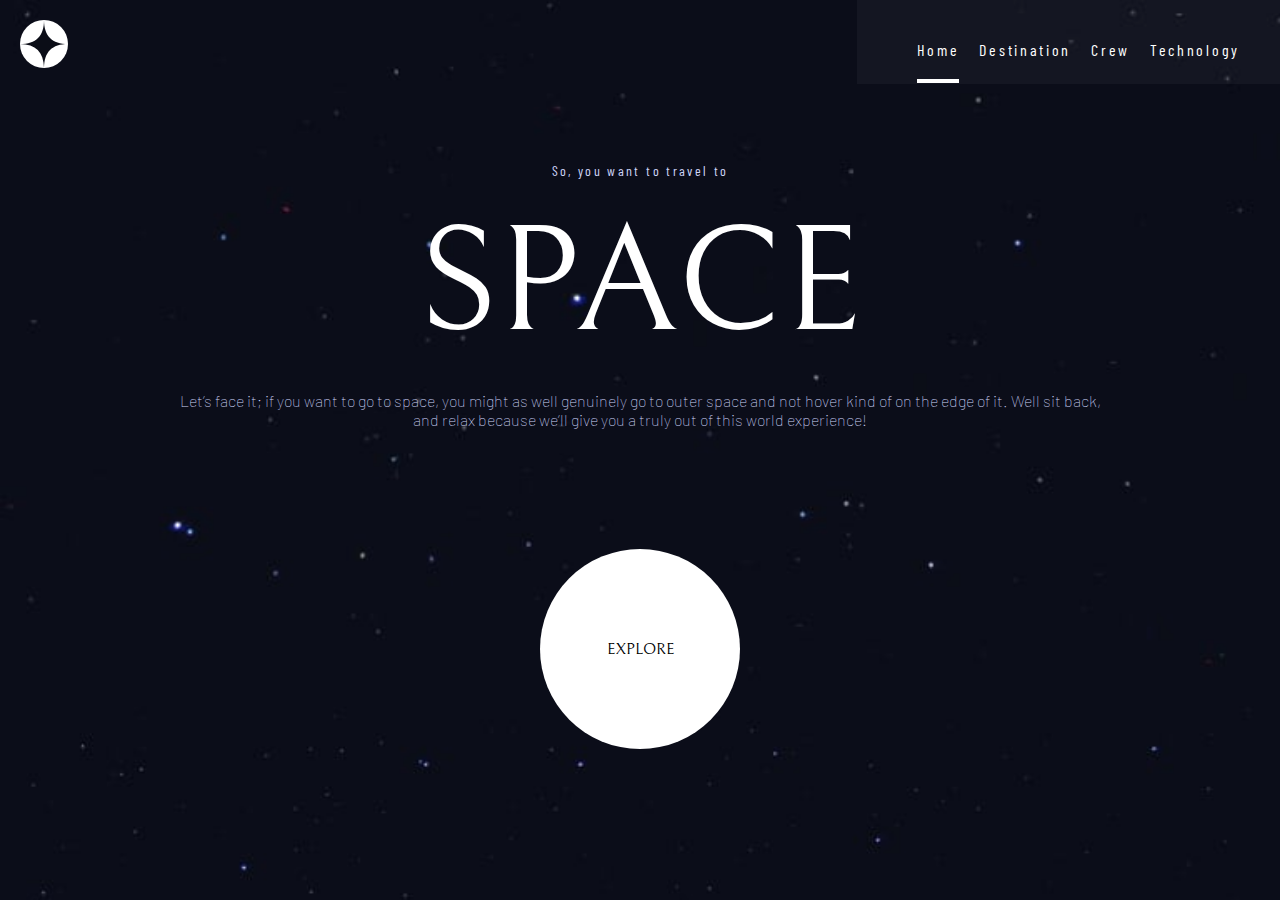
<file: index.html>
<!DOCTYPE html>
<html lang="en">
  <head>
    <meta charset="UTF-8" />
    <meta name="viewport" content="width=device-width, initial-scale=1.0" />

    <link
      rel="icon"
      type="image/png"
      sizes="32x32"
      href="./assets/favicon-32x32.png"
    />

    <title>Home</title>
    <link rel="stylesheet" href="styles/base.css" />
    <link rel="stylesheet" href="styles/home.css" />
  </head>
  <body>
    <header class="container">
      <nav>
        <a href="index.html">
          <svg xmlns="http://www.w3.org/2000/svg" width="48" height="48">
            <g fill="none" fill-rule="evenodd">
              <circle cx="24" cy="24" r="24" fill="#FFF" />
              <path
                fill="#0B0D17"
                d="M24 0c0 16-8 24-24 24 15.718.114 23.718 8.114 24 24 0-16 8-24 24-24-16 0-24-8-24-24z"
              />
            </g>
          </svg>
        </a>

        <div class="line mobile-hide tablet-hide"></div>

        <svg
          class="ham-icon desctop-hide tablet-hide"
          id="ham-ico"
          xmlns="http://www.w3.org/2000/svg"
          width="24"
          height="21"
        >
          <g fill="#D0D6F9" fill-rule="evenodd">
            <path d="M0 0h24v3H0zM0 9h24v3H0zM0 18h24v3H0z" />
          </g>
        </svg>

        <div class="nav-links desctop-hide tablet-hide" id="nav-links">
          <svg
            id="close"
            class="close tablet-hide desctop-hide"
            xmlns="http://www.w3.org/2000/svg"
            width="20"
            height="21"
          >
            <g fill="#D0D6F9" fill-rule="evenodd">
              <path d="M2.575.954l16.97 16.97-2.12 2.122L.455 3.076z" />
              <path d="M.454 17.925L17.424.955l2.122 2.12-16.97 16.97z" />
            </g>
          </svg>

          <ul>
            <li><a href="index.html" class="active" >00 Home</a></li>
            <li><a href="destination-moon.html" >01 Destination</a></li>
            <li><a href="crew-commander.html" >02 Crew</a></li>
            <li><a href="technology-vehicle.html" >03 Technology</a></li>
          </ul>
        </div>

        <ul class="mobile-hide tablet-hide desctop-links">
          <li><a href="index.html" class="active">00 Home</a></li>
          <li><a href="destination-moon.html">01 Destination</a></li>
          <li><a href="crew-commander.html">02 Crew</a></li>
          <li><a href="technology-vehicle.html">03 Technology</a></li>
        </ul>

        <ul class="mobile-hide desctop-hide links">
          <li><a href="index.html" class="active">Home</a></li>
          <li><a href="destination-moon.html">Destination</a></li>
          <li><a href="crew-commander.html">Crew</a></li>
          <li><a href="technology-vehicle.html">Technology</a></li>
        </ul>
      </nav>
    </header>

    <section class="body container">
      <div>
        <span class="subheading-2" style="color: #d0d6f9"
          >So, you want to travel to</span
        >

        <h1>SPACE</h1>

        <p style="color: #d0d6f9; font-weight: 100">
          Let’s face it; if you want to go to space, you might as well genuinely
          go to outer space and not hover kind of on the edge of it. Well sit
          back, and relax because we’ll give you a truly out of this world
          experience!
        </p>
      </div>

      <a href="destination-moon.html" class="explore"> EXPLORE </a>
    </section>

    <script src="./scripts/navToggle.js"></script>
  </body>
</html>
</file>
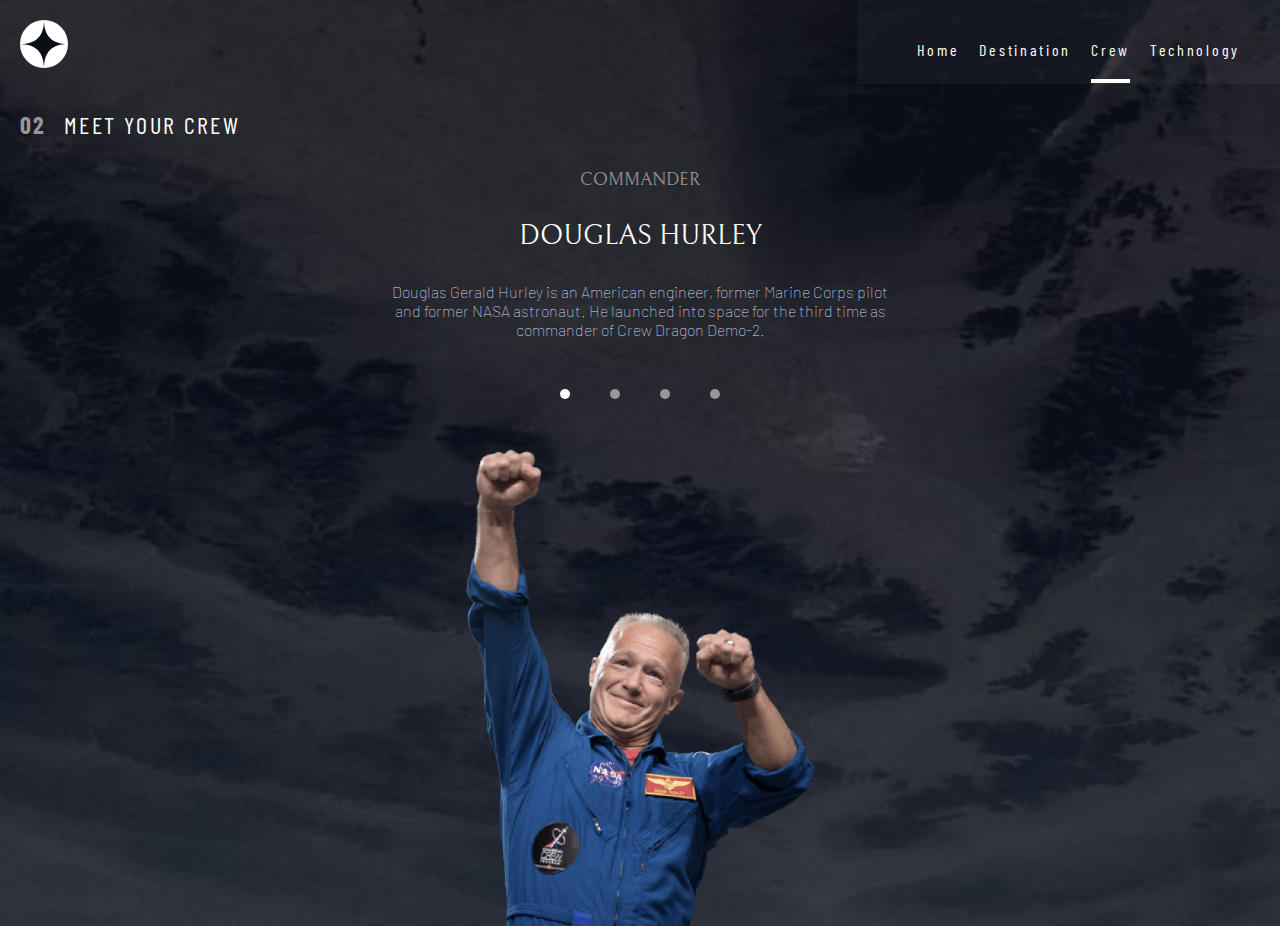
<file: crew-commander.html>
<!DOCTYPE html>
<html lang="en">
  <head>
    <meta charset="UTF-8" />
    <meta name="viewport" content="width=device-width, initial-scale=1.0" />

    <link
      rel="icon"
      type="image/png"
      sizes="32x32"
      href="./assets/favicon-32x32.png"
    />

    <title>Crew</title>
    <link rel="stylesheet" href="styles/base.css" />
    <link rel="stylesheet" href="styles/crew.css" />
  </head>
  <body>
    <header class="container">
      <nav>
        <a href="index.html">
          <svg xmlns="http://www.w3.org/2000/svg" width="48" height="48">
            <g fill="none" fill-rule="evenodd">
              <circle cx="24" cy="24" r="24" fill="#FFF" />
              <path
                fill="#0B0D17"
                d="M24 0c0 16-8 24-24 24 15.718.114 23.718 8.114 24 24 0-16 8-24 24-24-16 0-24-8-24-24z"
              />
            </g>
          </svg>
        </a>

        <div class="line mobile-hide tablet-hide"></div>

        <svg
          class="ham-icon desctop-hide tablet-hide"
          id="ham-ico"
          xmlns="http://www.w3.org/2000/svg"
          width="24"
          height="21"
        >
          <g fill="#D0D6F9" fill-rule="evenodd">
            <path d="M0 0h24v3H0zM0 9h24v3H0zM0 18h24v3H0z" />
          </g>
        </svg>

        <div class="nav-links desctop-hide tablet-hide" id="nav-links">
          <svg
            id="close"
            class="close tablet-hide desctop-hide"
            xmlns="http://www.w3.org/2000/svg"
            width="20"
            height="21"
          >
            <g fill="#D0D6F9" fill-rule="evenodd">
              <path d="M2.575.954l16.97 16.97-2.12 2.122L.455 3.076z" />
              <path d="M.454 17.925L17.424.955l2.122 2.12-16.97 16.97z" />
            </g>
          </svg>

          <ul>
            <li><a href="index.html">00 Home</a></li>
            <li>
              <a href="destination-moon.html">01 Destination</a>
            </li>
            <li><a href="crew-commander.html" class="active">02 Crew</a></li>
            <li><a href="technology-vehicle.html">03 Technology</a></li>
          </ul>
        </div>

        <ul class="mobile-hide tablet-hide desctop-links">
          <li><a href="index.html">00 Home</a></li>
          <li>
            <a href="destination-moon.html">01 Destination</a>
          </li>
          <li><a href="crew-commander.html" class="active">02 Crew</a></li>
          <li><a href="technology-vehicle.html">03 Technology</a></li>
        </ul>

        <ul class="mobile-hide desctop-hide links">
          <li><a href="index.html">Home</a></li>
          <li>
            <a href="destination-moon.html">Destination</a>
          </li>
          <li><a href="crew-commander.html" class="active">Crew</a></li>
          <li><a href="technology-vehicle.html">Technology</a></li>
        </ul>
      </nav>
    </header>

    <section class="mobile-section">
      <span class="subheading-2"><b>02</b> Meet your crew</span>
      <img id="img" src="./assets/crew/image-douglas-hurley.png" alt="Douglas-hurley" />
      <hr />
      <div class="sliders">
        <div class="slider slider-active" id="slider-1"></div>
          <div class="slider" id="slider-2"></div>
          <div class="slider" id="slider-3"></div>
          <div class="slider" id="slider-4"></div>
      </div>
      <h4 id="role">Commander</h4>
      <span id="name" class="subheading-1">Douglas Hurley</span>
      <p id="desc">
        Douglas Gerald Hurley is an American engineer, former Marine Corps pilot
        and former NASA astronaut. He launched into space for the third time as
        commander of Crew Dragon Demo-2.
      </p>
    </section>

    <section class="tablet-section">
      <span class="subheading-2"><b>02</b> Meet your crew</span>
      <div class="detail">
        <h4 id="role">Commander</h4>
        <span id="name" class="subheading-1">Douglas Hurley</span>
        <p id="desc">
          Douglas Gerald Hurley is an American engineer, former Marine Corps
          pilot and former NASA astronaut. He launched into space for the third
          time as commander of Crew Dragon Demo-2.
        </p>
        <div class="sliders">
          <div class="slider slider-active" id="slider-1"></div>
          <div class="slider" id="slider-2"></div>
          <div class="slider" id="slider-3"></div>
          <div class="slider" id="slider-4"></div>
        </div>
        <img
          id="img"
          src="./assets/crew/image-douglas-hurley.png"
          alt="Douglas-hurley"
        />
      </div>
    </section>

    <section class="desktop-section">
      <div class="details">
        <span class="subheading-2"><b>02</b> Meet your crew</span>
        <div>
          <h4 id="role">Commander</h4>
          <span id="name" class="subheading-1">Douglas Hurley</span>
          <p id="desc">
            Douglas Gerald Hurley is an American engineer, former Marine Corps
            pilot and former NASA astronaut. He launched into space for the third
            time as commander of Crew Dragon Demo-2.
          </p>
        </div>
        <div class="sliders">
          <div class="slider slider-active" id="slider-1"></div>
          <div class="slider" id="slider-2"></div>
          <div class="slider" id="slider-3"></div>
          <div class="slider" id="slider-4"></div>
        </div>
      </div>
      <img id="img" src="./assets/crew/image-douglas-hurley.png" alt="Douglas-hurley" />
    </section>

    <script src="./scripts/navToggle.js"></script>
    <script src="./scripts/crew.js"></script>
  </body>
</html>
</file>
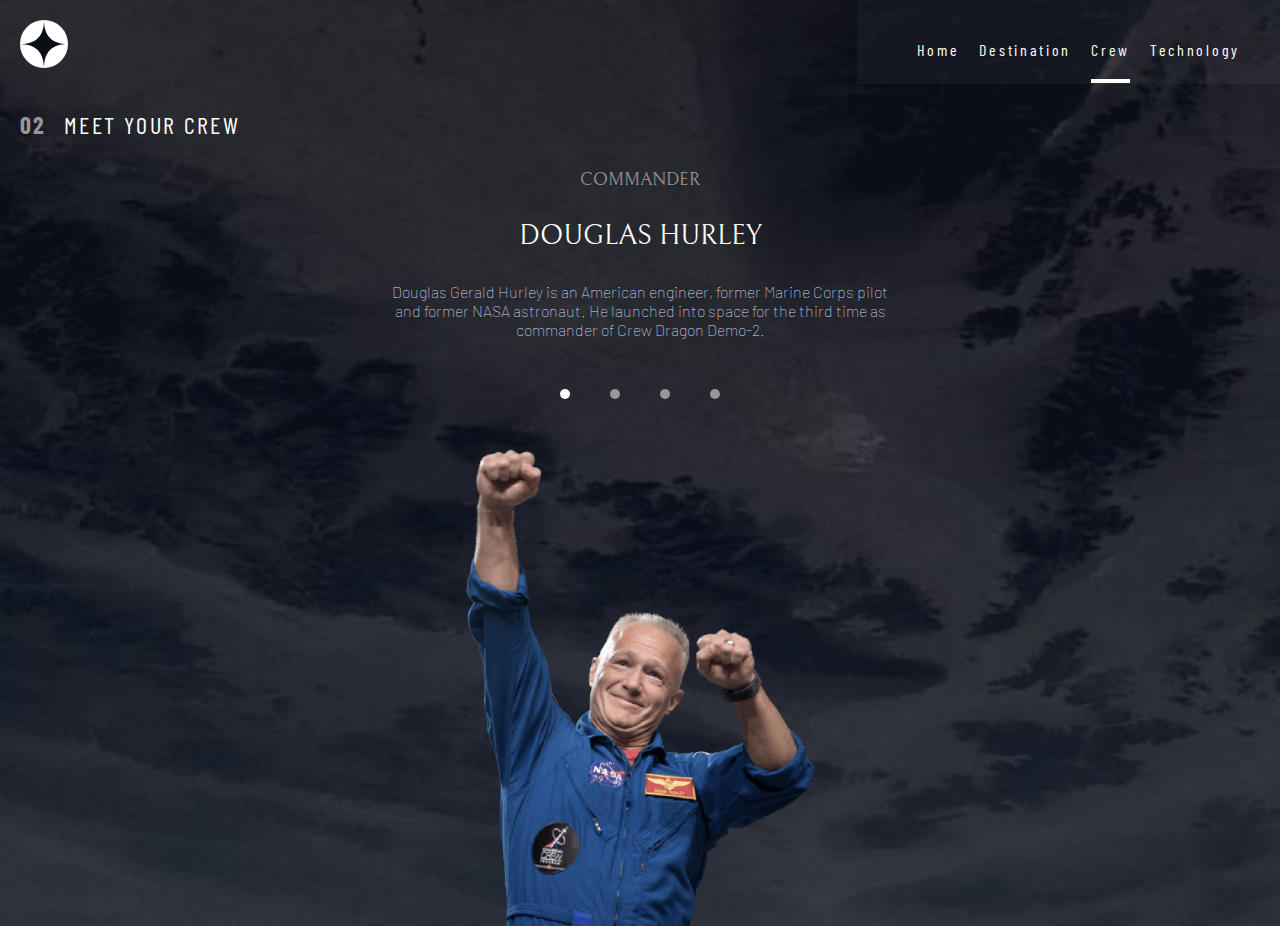
<file: crew.html>
<!DOCTYPE html>
<html lang="en">
  <head>
    <meta charset="UTF-8" />
    <meta name="viewport" content="width=device-width, initial-scale=1.0" />

    <link
      rel="icon"
      type="image/png"
      sizes="32x32"
      href="./assets/favicon-32x32.png"
    />

    <title>Crew</title>
    <link rel="stylesheet" href="styles/base.css" />
    <link rel="stylesheet" href="styles/crew.css" />
  </head>
  <body>
    <header class="container">
      <nav>
        <a href="index.html">
          <svg xmlns="http://www.w3.org/2000/svg" width="48" height="48">
            <g fill="none" fill-rule="evenodd">
              <circle cx="24" cy="24" r="24" fill="#FFF" />
              <path
                fill="#0B0D17"
                d="M24 0c0 16-8 24-24 24 15.718.114 23.718 8.114 24 24 0-16 8-24 24-24-16 0-24-8-24-24z"
              />
            </g>
          </svg>
        </a>

        <div class="line mobile-hide tablet-hide"></div>

        <svg
          class="ham-icon desctop-hide tablet-hide"
          id="ham-ico"
          xmlns="http://www.w3.org/2000/svg"
          width="24"
          height="21"
        >
          <g fill="#D0D6F9" fill-rule="evenodd">
            <path d="M0 0h24v3H0zM0 9h24v3H0zM0 18h24v3H0z" />
          </g>
        </svg>

        <div class="nav-links desctop-hide tablet-hide" id="nav-links">
          <svg
            id="close"
            class="close tablet-hide desctop-hide"
            xmlns="http://www.w3.org/2000/svg"
            width="20"
            height="21"
          >
            <g fill="#D0D6F9" fill-rule="evenodd">
              <path d="M2.575.954l16.97 16.97-2.12 2.122L.455 3.076z" />
              <path d="M.454 17.925L17.424.955l2.122 2.12-16.97 16.97z" />
            </g>
          </svg>

          <ul>
            <li><a href="index.html">00 Home</a></li>
            <li>
              <a href="destination.html">01 Destination</a>
            </li>
            <li><a href="crew.html" class="active">02 Crew</a></li>
            <li><a href="technology.html">03 Technology</a></li>
          </ul>
        </div>

        <ul class="mobile-hide tablet-hide desctop-links">
          <li><a href="index.html">00 Home</a></li>
          <li>
            <a href="destination.html">01 Destination</a>
          </li>
          <li><a href="crew.html" class="active">02 Crew</a></li>
          <li><a href="technology.html">03 Technology</a></li>
        </ul>

        <ul class="mobile-hide desctop-hide links">
          <li><a href="index.html">Home</a></li>
          <li>
            <a href="destination.html">Destination</a>
          </li>
          <li><a href="crew.html" class="active">Crew</a></li>
          <li><a href="technology.html">Technology</a></li>
        </ul>
      </nav>
    </header>

    <section class="mobile-section">
      <span class="subheading-2"><b>02</b> Meet your crew</span>
      <img id="img" src="./assets/crew/image-douglas-hurley.png" alt="Douglas-hurley" />
      <hr />
      <div class="sliders">
        <div class="slider slider-active" id="slider-1"></div>
          <div class="slider" id="slider-2"></div>
          <div class="slider" id="slider-3"></div>
          <div class="slider" id="slider-4"></div>
      </div>
      <h4 id="role">Commander</h4>
      <span id="name" class="subheading-1">Douglas Hurley</span>
      <p id="desc">
        Douglas Gerald Hurley is an American engineer, former Marine Corps pilot
        and former NASA astronaut. He launched into space for the third time as
        commander of Crew Dragon Demo-2.
      </p>
    </section>

    <section class="tablet-section">
      <span class="subheading-2"><b>02</b> Meet your crew</span>
      <div class="detail">
        <h4 id="role">Commander</h4>
        <span id="name" class="subheading-1">Douglas Hurley</span>
        <p id="desc">
          Douglas Gerald Hurley is an American engineer, former Marine Corps
          pilot and former NASA astronaut. He launched into space for the third
          time as commander of Crew Dragon Demo-2.
        </p>
        <div class="sliders">
          <div class="slider slider-active" id="slider-1"></div>
          <div class="slider" id="slider-2"></div>
          <div class="slider" id="slider-3"></div>
          <div class="slider" id="slider-4"></div>
        </div>
        <img
          id="img"
          src="./assets/crew/image-douglas-hurley.png"
          alt="Douglas-hurley"
        />
      </div>
    </section>

    <section class="desktop-section">
      <div class="details">
        <span class="subheading-2"><b>02</b> Meet your crew</span>
        <div>
          <h4 id="role">Commander</h4>
          <span id="name" class="subheading-1">Douglas Hurley</span>
          <p id="desc">
            Douglas Gerald Hurley is an American engineer, former Marine Corps
            pilot and former NASA astronaut. He launched into space for the third
            time as commander of Crew Dragon Demo-2.
          </p>
        </div>
        <div class="sliders">
          <div class="slider slider-active" id="slider-1"></div>
          <div class="slider" id="slider-2"></div>
          <div class="slider" id="slider-3"></div>
          <div class="slider" id="slider-4"></div>
        </div>
      </div>
      <img id="img" src="./assets/crew/image-douglas-hurley.png" alt="Douglas-hurley" />
    </section>

    <script src="./scripts/navToggle.js"></script>
    <script src="./scripts/crew.js"></script>
  </body>
</html>
</file>
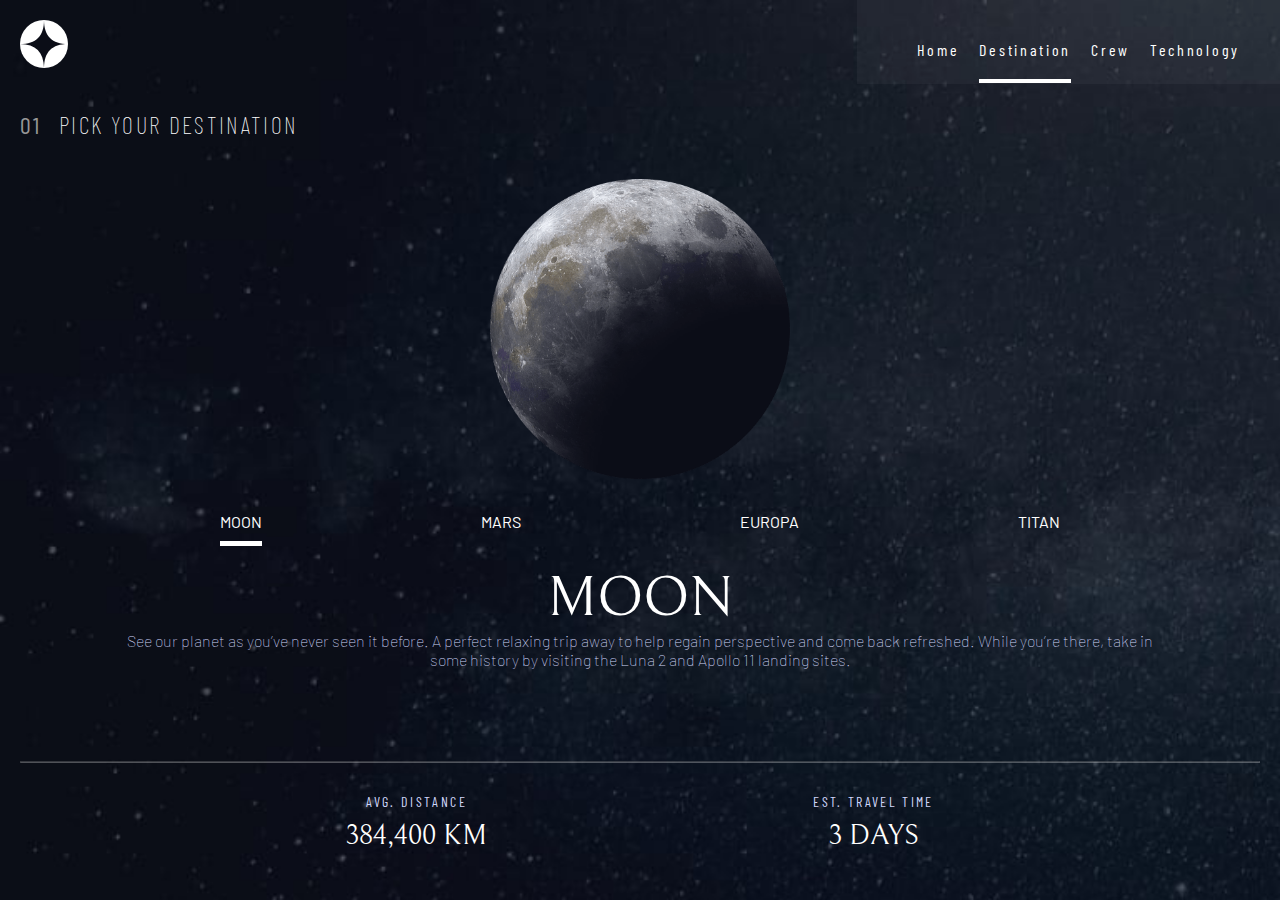
<file: destination-moon.html>
<!DOCTYPE html>
<html lang="en">
  <head>
    <meta charset="UTF-8" />
    <meta name="viewport" content="width=device-width, initial-scale=1.0" />

    <link
      rel="icon"
      type="image/png"
      sizes="32x32"
      href="./assets/favicon-32x32.png"
    />

    <title>Destination</title>
    <link rel="stylesheet" href="styles/base.css" />
    <link rel="stylesheet" href="styles/destination.css" />
  </head>
  <body>
    <header class="container">
      <nav>
        <a href="index.html">
          <svg xmlns="http://www.w3.org/2000/svg" width="48" height="48">
            <g fill="none" fill-rule="evenodd">
              <circle cx="24" cy="24" r="24" fill="#FFF" />
              <path
                fill="#0B0D17"
                d="M24 0c0 16-8 24-24 24 15.718.114 23.718 8.114 24 24 0-16 8-24 24-24-16 0-24-8-24-24z"
              />
            </g>
          </svg>
        </a>

        <div class="line mobile-hide tablet-hide"></div>

        <svg
          class="ham-icon desctop-hide tablet-hide"
          id="ham-ico"
          xmlns="http://www.w3.org/2000/svg"
          width="24"
          height="21"
        >
          <g fill="#D0D6F9" fill-rule="evenodd">
            <path d="M0 0h24v3H0zM0 9h24v3H0zM0 18h24v3H0z" />
          </g>
        </svg>

        <div class="nav-links desctop-hide tablet-hide" id="nav-links">
          <svg
            id="close"
            class="close tablet-hide desctop-hide"
            xmlns="http://www.w3.org/2000/svg"
            width="20"
            height="21"
          >
            <g fill="#D0D6F9" fill-rule="evenodd">
              <path d="M2.575.954l16.97 16.97-2.12 2.122L.455 3.076z" />
              <path d="M.454 17.925L17.424.955l2.122 2.12-16.97 16.97z" />
            </g>
          </svg>

          <ul>
            <li><a href="index.html">00 Home</a></li>
            <li>
              <a href="destination-moon.html" class="active">01 Destination</a>
            </li>
            <li><a href="crew-commander.html">02 Crew</a></li>
            <li><a href="technology-vehicle.html">03 Technology</a></li>
          </ul>
        </div>

        <ul class="mobile-hide tablet-hide desctop-links">
          <li><a href="index.html">00 Home</a></li>
          <li>
            <a href="destination-moon.html" class="active">01 Destination</a>
          </li>
          <li><a href="crew-commander.html">02 Crew</a></li>
          <li><a href="technology-vehicle.html">03 Technology</a></li>
        </ul>

        <ul class="mobile-hide desctop-hide links">
          <li><a href="index.html">Home</a></li>
          <li>
            <a href="destination-moon.html" class="active">Destination</a>
          </li>
          <li><a href="crew-commander.html">Crew</a></li>
          <li><a href="technology-vehicle.html">Technology</a></li>
        </ul>
      </nav>
    </header>

    <section class="container">
      <div class="image-and-title">
        <span class="subheading-2"><b>01</b> Pick your destination</span>
        <img id="planet-image" src="./assets/destination/image-moon.png" alt="MOON" width="170" />
      </div>
      <div class="nav-and-description">
        <ul>
          <li><a href="#" class="des-active" id="moon">MOON</a></li>
          <li><a href="#" id="mars">MARS</a></li>
          <li><a href="#" id="europa">EUROPA</a></li>
          <li><a href="#" id="titan">TITAN</a></li>
        </ul>
        <h3 id="name">MOON</h3>
        <p style="color: #d0d6f9; font-weight: 100" id="desc">
          See our planet as you’ve never seen it before. A perfect relaxing trip
          away to help regain perspective and come back refreshed. While you’re
          there, take in some history by visiting the Luna 2 and Apollo 11
          landing sites.
        </p>
        <hr />
        <div class="info">
          <div class="avg">
            <span class="subheading-2" style="color: #d0d6f9"
              >Avg. distance</span
            >
            <span class="subheading-1" id="avg-distance">384,400 km</span>
          </div>
          <div class="travel-time">
            <span  class="subheading-2" style="color: #d0d6f9"
              >Est. travel time</span
            >
            <span class="subheading-1" id="trvl-time"> 3 days</span>
          </div>
        </div>
      </div>
    </section>

    <script src="./scripts/navToggle.js"></script>
    <script src="./scripts/destination.js"></script>
  </body>
</html>
</file>
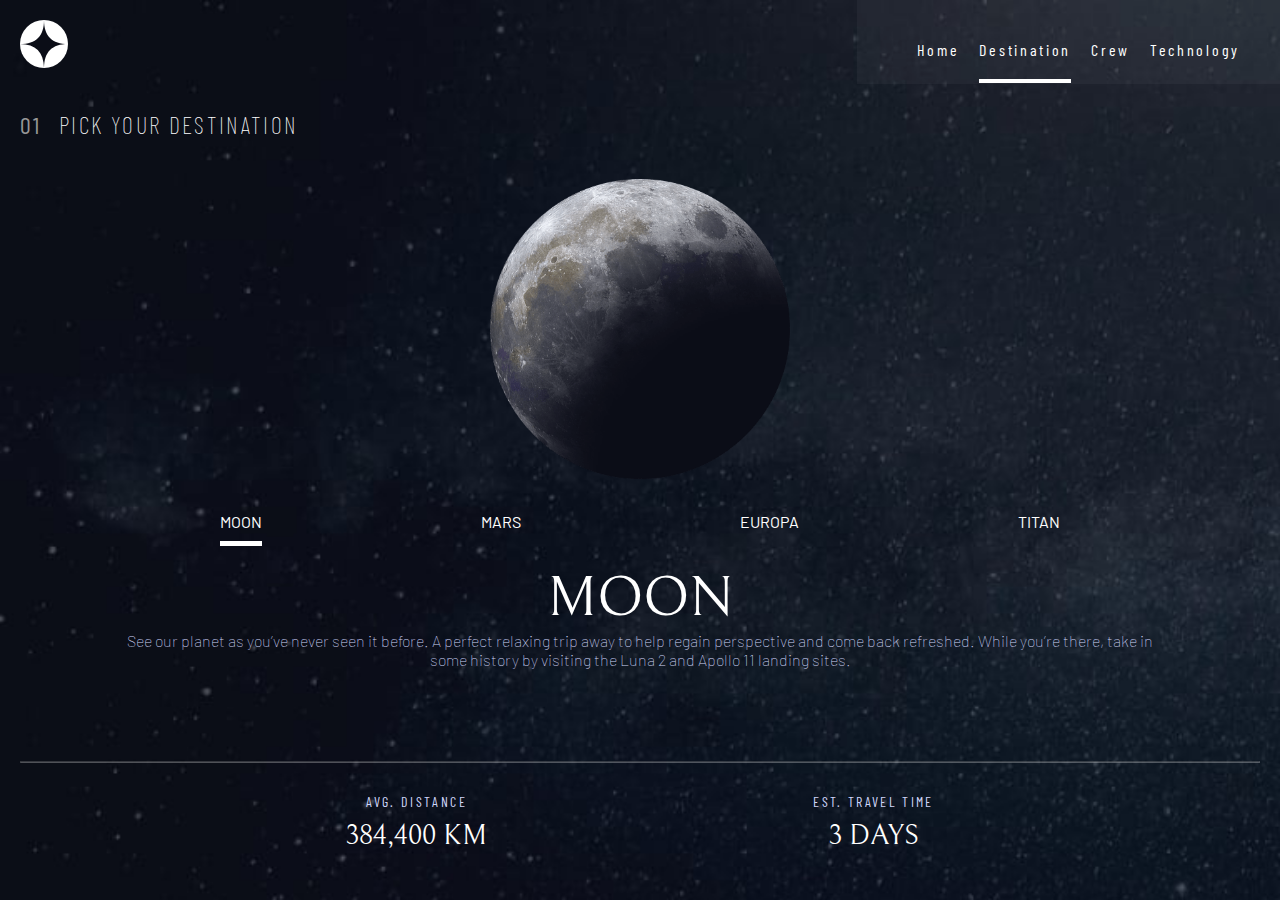
<file: destination.html>
<!DOCTYPE html>
<html lang="en">
  <head>
    <meta charset="UTF-8" />
    <meta name="viewport" content="width=device-width, initial-scale=1.0" />

    <link
      rel="icon"
      type="image/png"
      sizes="32x32"
      href="./assets/favicon-32x32.png"
    />

    <title>Destination</title>
    <link rel="stylesheet" href="styles/base.css" />
    <link rel="stylesheet" href="styles/destination.css" />
  </head>
  <body>
    <header class="container">
      <nav>
        <a href="index.html">
          <svg xmlns="http://www.w3.org/2000/svg" width="48" height="48">
            <g fill="none" fill-rule="evenodd">
              <circle cx="24" cy="24" r="24" fill="#FFF" />
              <path
                fill="#0B0D17"
                d="M24 0c0 16-8 24-24 24 15.718.114 23.718 8.114 24 24 0-16 8-24 24-24-16 0-24-8-24-24z"
              />
            </g>
          </svg>
        </a>

        <div class="line mobile-hide tablet-hide"></div>

        <svg
          class="ham-icon desctop-hide tablet-hide"
          id="ham-ico"
          xmlns="http://www.w3.org/2000/svg"
          width="24"
          height="21"
        >
          <g fill="#D0D6F9" fill-rule="evenodd">
            <path d="M0 0h24v3H0zM0 9h24v3H0zM0 18h24v3H0z" />
          </g>
        </svg>

        <div class="nav-links desctop-hide tablet-hide" id="nav-links">
          <svg
            id="close"
            class="close tablet-hide desctop-hide"
            xmlns="http://www.w3.org/2000/svg"
            width="20"
            height="21"
          >
            <g fill="#D0D6F9" fill-rule="evenodd">
              <path d="M2.575.954l16.97 16.97-2.12 2.122L.455 3.076z" />
              <path d="M.454 17.925L17.424.955l2.122 2.12-16.97 16.97z" />
            </g>
          </svg>

          <ul>
            <li><a href="index.html">00 Home</a></li>
            <li>
              <a href="destination.html" class="active">01 Destination</a>
            </li>
            <li><a href="crew.html">02 Crew</a></li>
            <li><a href="technology.html">03 Technology</a></li>
          </ul>
        </div>

        <ul class="mobile-hide tablet-hide desctop-links">
          <li><a href="index.html">00 Home</a></li>
          <li>
            <a href="destination.html" class="active">01 Destination</a>
          </li>
          <li><a href="crew.html">02 Crew</a></li>
          <li><a href="technology.html">03 Technology</a></li>
        </ul>

        <ul class="mobile-hide desctop-hide links">
          <li><a href="index.html">Home</a></li>
          <li>
            <a href="destination.html" class="active">Destination</a>
          </li>
          <li><a href="crew.html">Crew</a></li>
          <li><a href="technology.html">Technology</a></li>
        </ul>
      </nav>
    </header>

    <section class="container">
      <div class="image-and-title">
        <span class="subheading-2"><b>01</b> Pick your destination</span>
        <img id="planet-image" src="./assets/destination/image-moon.png" alt="MOON" width="170" />
      </div>
      <div class="nav-and-description">
        <ul>
          <li><a href="#" class="des-active" id="moon">MOON</a></li>
          <li><a href="#" id="mars">MARS</a></li>
          <li><a href="#" id="europa">EUROPA</a></li>
          <li><a href="#" id="titan">TITAN</a></li>
        </ul>
        <h3 id="name">MOON</h3>
        <p style="color: #d0d6f9; font-weight: 100" id="desc">
          See our planet as you’ve never seen it before. A perfect relaxing trip
          away to help regain perspective and come back refreshed. While you’re
          there, take in some history by visiting the Luna 2 and Apollo 11
          landing sites.
        </p>
        <hr />
        <div class="info">
          <div class="avg">
            <span class="subheading-2" style="color: #d0d6f9"
              >Avg. distance</span
            >
            <span class="subheading-1" id="avg-distance">384,400 km</span>
          </div>
          <div class="travel-time">
            <span  class="subheading-2" style="color: #d0d6f9"
              >Est. travel time</span
            >
            <span class="subheading-1" id="trvl-time"> 3 days</span>
          </div>
        </div>
      </div>
    </section>

    <script src="./scripts/navToggle.js"></script>
    <script src="./scripts/destination.js"></script>
  </body>
</html>
</file>
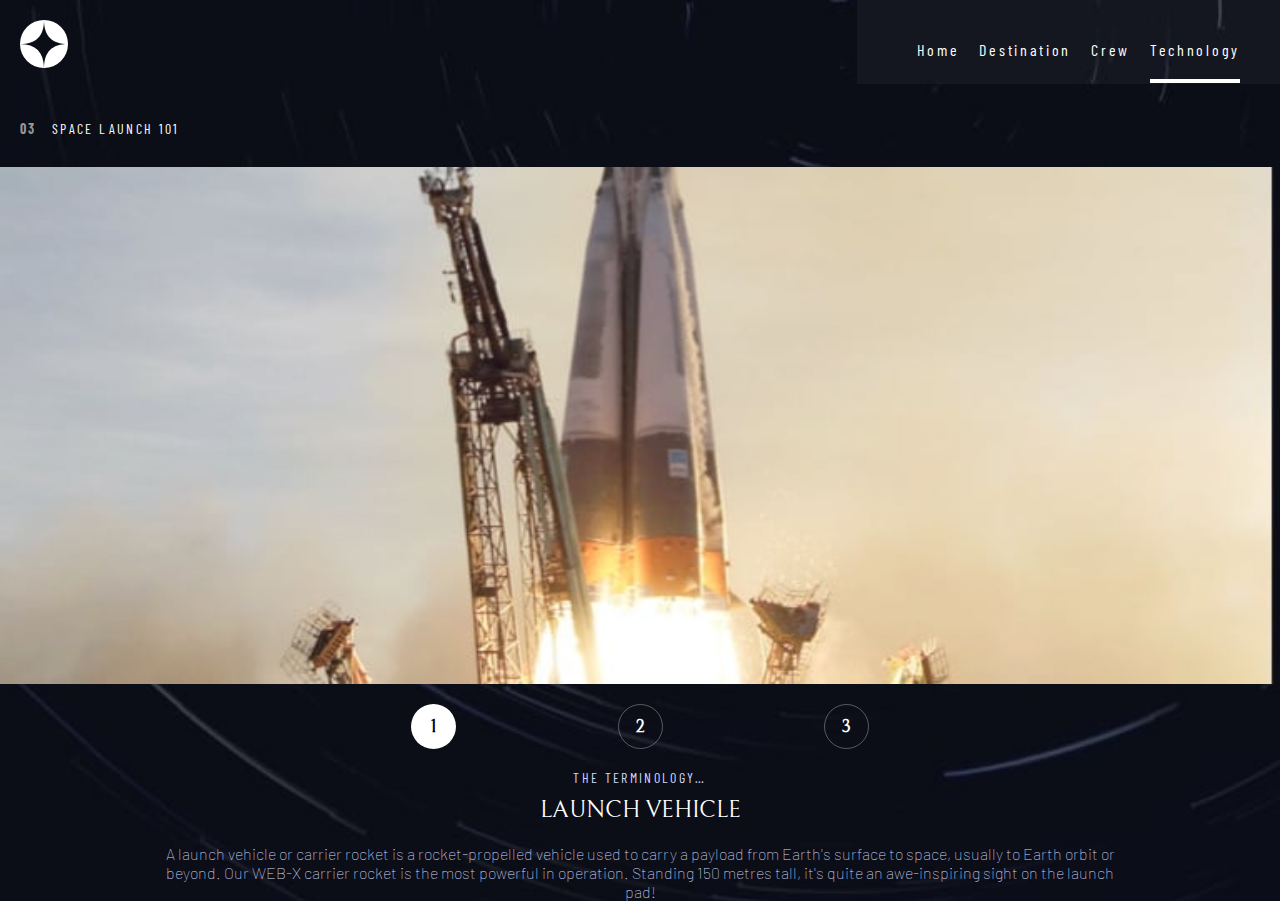
<file: technology.html>
<!DOCTYPE html>
<html lang="en">
  <head>
    <meta charset="UTF-8" />
    <meta name="viewport" content="width=device-width, initial-scale=1.0" />

    <link
      rel="icon"
      type="image/png"
      sizes="32x32"
      href="./assets/favicon-32x32.png"
    />

    <title>Technology</title>
    <link rel="stylesheet" href="styles/base.css" />
    <link rel="stylesheet" href="styles/technology.css" />
  </head>
  <body>
    <header class="container">
      <nav>
        <a href="index.html">
          <svg xmlns="http://www.w3.org/2000/svg" width="48" height="48">
            <g fill="none" fill-rule="evenodd">
              <circle cx="24" cy="24" r="24" fill="#FFF" />
              <path
                fill="#0B0D17"
                d="M24 0c0 16-8 24-24 24 15.718.114 23.718 8.114 24 24 0-16 8-24 24-24-16 0-24-8-24-24z"
              />
            </g>
          </svg>
        </a>

        <div class="line mobile-hide tablet-hide"></div>

        <svg
          class="ham-icon desctop-hide tablet-hide"
          id="ham-ico"
          xmlns="http://www.w3.org/2000/svg"
          width="24"
          height="21"
        >
          <g fill="#D0D6F9" fill-rule="evenodd">
            <path d="M0 0h24v3H0zM0 9h24v3H0zM0 18h24v3H0z" />
          </g>
        </svg>

        <div class="nav-links desctop-hide tablet-hide" id="nav-links">
          <svg
            id="close"
            class="close tablet-hide desctop-hide"
            xmlns="http://www.w3.org/2000/svg"
            width="20"
            height="21"
          >
            <g fill="#D0D6F9" fill-rule="evenodd">
              <path d="M2.575.954l16.97 16.97-2.12 2.122L.455 3.076z" />
              <path d="M.454 17.925L17.424.955l2.122 2.12-16.97 16.97z" />
            </g>
          </svg>

          <ul>
            <li><a href="index.html">00 Home</a></li>
            <li><a href="destination.html">01 Destination</a></li>
            <li><a href="crew.html">02 Crew</a></li>
            <li><a href="technology.html" class="active">03 Technology</a></li>
          </ul>
        </div>

        <ul class="mobile-hide tablet-hide desctop-links">
          <li><a href="index.html">00 Home</a></li>
          <li><a href="destination.html">01 Destination</a></li>
          <li><a href="crew.html">02 Crew</a></li>
          <li><a href="technology.html" class="active">03 Technology</a></li>
        </ul>

        <ul class="mobile-hide desctop-hide links">
          <li><a href="index.html">Home</a></li>
          <li><a href="destination.html">Destination</a></li>
          <li><a href="crew.html">Crew</a></li>
          <li><a href="technology.html" class="active">Technology</a></li>
        </ul>
      </nav>
    </header>

    <section>
      <span class="subheading-2"><b>03</b> Space launch 101</span>
      <div class="body">
        <img src="./assets/technology/image-launch-vehicle-landscape.jpg" alt="launch vehicle" class="mobile tablet"/>
        <img src="./assets/technology/image-launch-vehicle-portrait.jpg" alt="launch vehicle" class="desktop"/>
        <div class="details">
          <div class="slider">
            <div class="slide slide-active" id="slide-1">
              <h4>1</h4>
            </div>
            <div class="slide" id="slide-2">
              <h4>2</h4>
            </div>
            <div class="slide" id="slide-3">
              <h4>3</h4>
            </div>
          </div>
          <div class="desc">
            <span class="subheading-2">THE TERMINOLOGY…</span>
            <h4 id="name">Launch vehicle</h4>
            <p id="desc"> 
              A launch vehicle or carrier rocket is a rocket-propelled vehicle
              used to carry a payload from Earth's surface to space, usually to
              Earth orbit or beyond. Our WEB-X carrier rocket is the most
              powerful in operation. Standing 150 metres tall, it's quite an
              awe-inspiring sight on the launch pad!
            </p>
          </div>
        </div>
      </div>
    </section>

    <script src="./scripts/navToggle.js"></script>
    <script src="./scripts/technology.js"></script>
  </body>
</html>
</file>
<file: styles/base.css>
@import url('https://fonts.googleapis.com/css2?family=Bellefair&display=swap');
@import url('https://fonts.googleapis.com/css2?family=Barlow:wght@200;300;400&display=swap');
@import url('https://fonts.googleapis.com/css2?family=Barlow&display=swap');
@import url('https://fonts.googleapis.com/css2?family=Barlow+Condensed:wght@100;200;300;400;500&display=swap');

*{
    padding: 0;
    margin: 0;
    box-sizing: border-box;
}

body{
    background-color: #0B0D17;
    font-family: 'Barlow', sans-serif;
    color: white;
    background-size: cover;
    background-repeat: no-repeat;
}  

h1, h2, h3, h4, .subheading-1{
    font-family: "Bellefair", serif;
}

h1{
    font-size: 150px;
    font-weight: lighter;
}

h2{
    font-size: 100px;
}

h3{
    font-size: 56px;
}

h4{
    font-size: 32px;
}

h5, .subheading-2, nav{
    font-family: 'Barlow Condensed', sans-serif;
}

h5{
    font-size: 28px;
    letter-spacing: 4.75px;
    color: #D0D6F9;
}

.subheading-1{
    font-size: 28px;
}

.subheading-2{
    font-size: 14px;
    letter-spacing: 2.35px;
}

nav{
    font-size: 16px;
    letter-spacing: 2.7px;
}

/* Mobile max=767px */

.mobile-hide{
    display: none;
}

.container{
    padding: 20px;
    text-align: center;
}

#ham-ico{
    cursor: pointer;
}

header nav{
    display: flex;
    justify-content: space-between;
    position: relative;
    z-index: 100;
    height: 50px;
}

.nav-links{
    position: relative;
    right: -20px;
    top: -20px;
    display: none;
    text-align: left;
    height: 100vh;
    width: 254px;
    backdrop-filter: blur(31.549999999999997px);
    -webkit-backdrop-filter: blur(31.549999999999997px);
    animation-name: navAn;
    animation-duration: 0.3s;
    animation-timing-function: cubic-bezier(0.39, -0.01, 0.13, 1.02);
}

@keyframes navAn {
    from{
        right: -254px;
        opacity: 0%;
    }
    to{
        right: -20px;
        opacity: 100%;
    }
}

.close{
    float: right;
    margin: 20px 20px 0 0;
}

.nav-links ul{
    list-style-type: none;
    margin-top: 118px;
}

.nav-links li a{
    display: block;
    margin-bottom: 26px;
    text-decoration: none;
    color: white;
    padding: 6px 20px;
}

.active{
    border-right: 4px solid white;
}

/* ----- */



/* Tablet  768px  */

@media only screen and (min-width: 768px) {

    h1{
        font-size: 150px;
    }

    .ham-icon{
        display: none;
    }

    .links{
        display: flex;
    }

    nav ul{
        position: relative;
        top: -20px;
        right: -20px;
        display: flex;
        list-style-type: none;
        background-color: rgba(255, 255, 255, 0.04);
        padding: 40px 40px 44px 40px;
    }

    nav ul li a{
        color: white;
        text-decoration: none;
        padding-bottom: 20px;
        margin-left: 20px;
    }

    nav ul li a:hover{
        border-bottom: 3px solid #979797;
    }

    .active{
        border-right: none;
        border-bottom: 4px solid white;
    }


    .tablet-hide{
        display: none;
    }
}

/* Desktop 1440px */

@media only screen and (min-width: 1440px){

    .desctop-hide{
        display: none;
    }
    
    .ham-icon{
        display: none;
    }
    
    body{
        background-image: url(../assets/destination/background-destination-desktop.jpg);
    }

    nav{
        align-items: center;
        justify-content: space-between;
        align-items: center;
        margin-top: 50px;
        padding-left: 20px;
    }

    nav .desctop-links{
        display: flex;
        background-color: rgba(255, 255, 255, 0.04);
        backdrop-filter: blur(50px);
        position: relative;
        z-index: 3;
        right: -20px;
        width: 50%;
        height: fit-content;
        padding-left: 100px;
        padding-right: 100px;
        margin-top: 20px;
        justify-content: space-between;
    }

    nav .desctop-links li a{
        padding-bottom: 40px;
        transition: 0.2s ease-in-out;
    }

    nav .desctop-links li a:hover{
        border-bottom: 3px solid #979797;
    }
}
</file>
<file: styles/home.css>
/* Mobile max=767px */

body{
    background-image: url(../assets/home/background-home-mobile.jpg);
    
}

h1{
    font-size: 80px;
    margin: 20px 0;
}

.body{
    display: grid;
    justify-content: center;
    justify-items: center;
}

.explore{
    position: relative;
    bottom: -120px;
    color: black;
    text-decoration: none;
    font-family: "Bellefair", serif;
    display: flex;
    align-items: center;
    justify-content: center;
    width: 150px;
    height: 150px;
    background-color: white;
    border-radius: 50%;
    transition: 0.2s ease-in-out;
}

.explore:hover{
    box-shadow: 0 0 0 40px #9797974e;
}

/* Tablet  768px  */

@media only screen and (min-width: 768px) {
    body{
        background-image: url(../assets/home/background-home-tablet.jpg);
    }

    .body{
        margin: 50px 150px;
    }

    h1{
        font-size: 150px;
    }

    

    .explore{
        width: 200px;
        height: 200px;
        bottom: -120px;
    }
}

/* Desktop 1440px */

@media only screen and (min-width: 1440px){

    
    body{
        background-image: url(../assets/home/background-home-desktop.jpg);
    }

    .body{
        display: flex;
        justify-content: space-between;
        align-items: center;
        margin: 150px 200px 0px 200px;
        text-align: left;
    }

    .body div{
        width: 400px;
    }

    .body div p{
        text-align: left;
    }

    .body div h1{
        margin-left: 0;
        padding-left: 0;
    }

    .explore{
        width: 250px;
        height: 250px;
        margin-bottom: 100px;
    }
}
</file>
<file: styles/crew.css>
/* Mobile max=767px */

body{
    background-image: url(../assets/crew/background-crew-mobile.jpg);
}

h1{
    font-size: 80px;
    margin: 20px 0;
}

section{
    margin: 0 20px;
    text-align: center;
}

.desktop-section{
    display: none;
}

.tablet-section{
    display: none;
}

.subheading-2{
    display: block;
    text-transform: uppercase;
}

.subheading-2 b{
    color: #979797;
    margin-right: 10px;
}

section img{
    animation-name: imgAn;
    animation-duration: 0.3s;
    animation-timing-function: ease-in-out;
    transition: 0.3s ease;
}

.mobile-section img{
    width: 150px;
    margin-top: 30px;
}

@keyframes imgAn {
    from{
        position: relative;
        right: -400px;
    }to{
        position: relative;
        right: 0px;
    }
}

hr{
    opacity: 30%;
}

.sliders{
    display: flex;
    justify-content: space-evenly;
    margin: 20px 110px;
}

.sliders .slider{
    width: 10px;
    height: 10px;
    background-color: #979797;
    border-radius: 50%;
    cursor: pointer;
}

.sliders .slider:hover{
    background-color: #cbc9c9;
}

.sliders .slider-active{
    background-color: white;
}

h4{
    text-transform: uppercase;
    font-weight: 400;
    font-size: 18px;
    color: #979797;
    transition: 0.3s ease;
}

.subheading-1{
    text-transform: uppercase;
    font-weight: 400;
    display: block;
    margin-bottom: 30px;
}

p{
    font-weight: lighter;
    color: #D0D6F9;
}
/* Tablet  768px  */

@media only screen and (min-width: 768px) {
    body{
        background-image: url(../assets/crew/background-crew-tablet.jpg);
    }

    .mobile-section{
        display: none;
    }

    .desktop-section{
        display: none;
    }

    .tablet-section{
        display: flex;
        flex-direction: column;
        text-align: center;
    }

    .tablet-section .subheading-2{
        text-align: left;
        font-size: 24px;
        margin-top: 20px;
        margin-bottom: 30px;
    }

    .tablet-section h4{
        margin-bottom: 30px;
        transition: 0.3s ease;
    }

    .tablet-section p{
        width: 500px;
    }

    .tablet-section .detail{
        display: flex;
        flex-direction: column;
        align-items: center;
    }

    .tablet-section img{
        width: 350px;
        text-align: center;
    }

    .tablet-section .detail .sliders .slider{
        margin: 30px 20px;
    }
}

/* Desktop 1440px */

@media only screen and (min-width: 1440px){
    body{
        background-image: url(../assets/crew/background-crew-desktop.jpg);
    }

    section{
        text-align: left;
    }

    .desktop-section{
        display: flex;
        justify-content: space-evenly;
        margin-left: 100px;
        margin-top: 100px;
    }

    .mobile-section{
        display: none;
    }

    .tablet-section{
        display: none;
    }

    .desktop-section .details{
        display: flex;
        flex-direction: column;
        justify-content: space-evenly;
    }

    .desktop-section .details .subheading-2{
        font-size: 24px;
    }

    .desktop-section .details h4{
        font-size: 37px;
        transition: 0.3s ease;
    }

    .desktop-section .details .subheading-1{
        font-size: 65px;
    }

    .desktop-section .details p{
        width: 400px;
    }

   
}
</file>
<file: styles/destination.css>
/* Mobile max=767px */

body{
    background-image: url(../assets/destination/background-destination-mobile.jpg);
    background-size: cover;
    background-repeat: no-repeat;
}

h1{
    font-size: 80px;
    margin: 20px 0;
}

section{
    display: flex;
    flex-direction: column;
}

h3{
    text-transform: uppercase;
    font-weight: 400;
}

section .image-and-title .subheading-2{
    font-weight: 100;
    text-transform: uppercase;
    display: block;
}

section .image-and-title .subheading-2 b{
    color: #979797;
    margin-right: 10px;
}

section .image-and-title img{
    margin-top: 40px;
    animation-name: plAn;
    animation-duration: 0.3s;
    animation-timing-function: ease-in-out;
    transition: 0.3s ease-in-out;
}

@keyframes  plAn{
    from{
        position: relative;
        left: 1000px;
    }
    to{
        position: relative;
        left: 0;
    }
}

section .nav-and-description{

}

section .nav-and-description ul{
    display: flex;
    list-style-type: none;
    justify-content: space-between;
    margin: 30px 30px 20px 30px;
}

section .nav-and-description ul li a{
    text-decoration: none;
    color: white;
    display: block;
    padding-bottom: 10px;
}

section .nav-and-description ul li a.des-active{
    border-bottom: 5px solid white;
}

section .nav-and-description p{
    margin-bottom: 30px;
}

hr{
    border-top: 1px solid #979797;
    opacity: 30%;
    margin-bottom: 30px;
}

.info .avg, .travel-time{
    display: flex;
    flex-direction: column;
    margin-bottom: 20px;
    text-transform: uppercase;
}

.info .subheading-2{
    margin-bottom: 10px;
}
/* Tablet  768px  */

@media only screen and (min-width: 768px) {
    body{
        background-image: url(../assets/destination/background-destination-tablet.jpg);
    }

    section .image-and-title img{
       width: 300px;
    }

    section .image-and-title .subheading-2{
        text-align: left;
        font-size: 24px;
    }

    section .nav-and-description ul{
        margin: 30px 200px 20px 200px;
    }

    section .nav-and-description p{
        display: block;
        height: 100px;
        margin-left: 100px;
        margin-right: 100px;
    }

    .info{
        display: flex;
        flex-direction: row;
        justify-content: space-evenly;
    }
}

/* Desktop 1440px */

@media only screen and (min-width: 1440px){    
    body{
        background-image: url(../assets/destination/background-destination-desktop.jpg);
    }

    .ham-icon{
        display: none;
    }

    section .image-and-title img{
        width: 445px;
     }

    section{
        display: flex;
        flex-direction: row;
        justify-content: space-evenly;
        align-items: center;
        margin-top: 30px;
    }

    section .nav-and-description{
        width: 445px;
        text-align: left;
    }

    section .nav-and-description p{
        margin: 20px 0 30px 0;
    }

    section .nav-and-description ul{
        margin: 0px 0px 20px 0px;
    }
}
</file>
<file: styles/technology.css>
/* Mobile max=767px */

body {
  background-image: url(../assets/technology/background-technology-mobile.jpg);
  background-size: cover;
  background-repeat: no-repeat;
}

h1 {
  font-size: 80px;
  margin: 20px 0;
}

.desktop {
  display: none;
}

.mobile {
  display: block;
}

section {
  text-align: center;
}

.subheading-2 {
  display: block;
  text-transform: uppercase;
}

.subheading-2 b {
  color: #979797;
  margin-right: 10px;
  display: inline-block;
  margin-top: 30px;
}

section .body img {
  margin-top: 30px;
  max-width: 375px;
  min-width: 100vw;
}

section .details .slider {
  display: flex;
  justify-content: space-evenly;
  margin: 20px 40px;
}

section .details .slider .slide-active {
  background-color: white;
  color: black;
}

section .details .slider .slide {
  width: 45px;
  height: 45px;
  border: 1px solid rgba(255, 255, 255, 0.308);
  border-radius: 50%;
  display: grid;
  align-items: center;
  cursor: pointer;
  transition: 0.6s ease;
}

section .details .slider .slide:hover {
    border-color: white;
  }

section .details .slider .slide h4 {
  font-size: 18px;
}

section .details .desc .subheading-2 {
  color: #d0d6f9;
  font-size: 14px;
}
section .details .desc h4 {
  font-weight: 400;
  font-size: 24px;
  text-transform: uppercase;
  margin: 10px 0 20px 0;
}

p {
  font-weight: lighter;
  color: #d0d6f9;
  padding: 0 20px;
}
/* Tablet  768px  */

@media only screen and (min-width: 768px) {
  body {
    background-image: url(../assets/technology/background-technology-tablet.jpg);
  }

  .mobile {
    display: block;
  }

  section .subheading-2 {
    text-align: left;
    margin: 0 20px;
  }

  section .desc .subheading-2 {
    text-align: center;
    margin-top: 20px;
  }

  .desktop {
    display: none;
  }

  section .details .slider {
    display: flex;
    justify-content: space-evenly;
    margin: 20px 250px;
  }

  p {
    padding: 0 150px;
  }
}

/* Desktop 1440px */

@media only screen and (min-width: 1440px) {
  body {
    background-image: url(../assets/technology/background-technology-desktop.jpg);
  }

  section{
      margin-top: 100px;
  }

  section .subheading-2{
      margin-left: 250px;
  }

  .ham-icon {
    display: none;
    font-size: 20px;
  }

  .mobile {
    display: none;
  }

  .desktop {
    display: block;
    min-width: 515px;
  }

  section .body img {
    margin-top: 30px;
    min-width: 515px;
    border-radius: 9px;
    margin-right: 100px;
  }

  section .body {
    display: flex;
    justify-content: center;
    align-items: center;
    flex-direction: row-reverse;
  }

  section .body .details{
    display: flex;
    margin-right: 100px;
    justify-content: center;
    align-items: center;
  }

  section .body .details .slider{
      flex-direction: column;
      align-items: center;
      justify-content: space-between;
  }

  section .body .details .desc{
      text-align: left;
      width: 600px;
  }

  section .body .details .desc .subheading-2{
      text-align: left;
      margin: 0;
  }

  section .body .details .desc h4{
      font-size: 56px;
  }

  section .details .slider .slide{
      margin: 20px;
  }

  p{
      padding: 0;
      width: 500px;
  }
}
</file>
